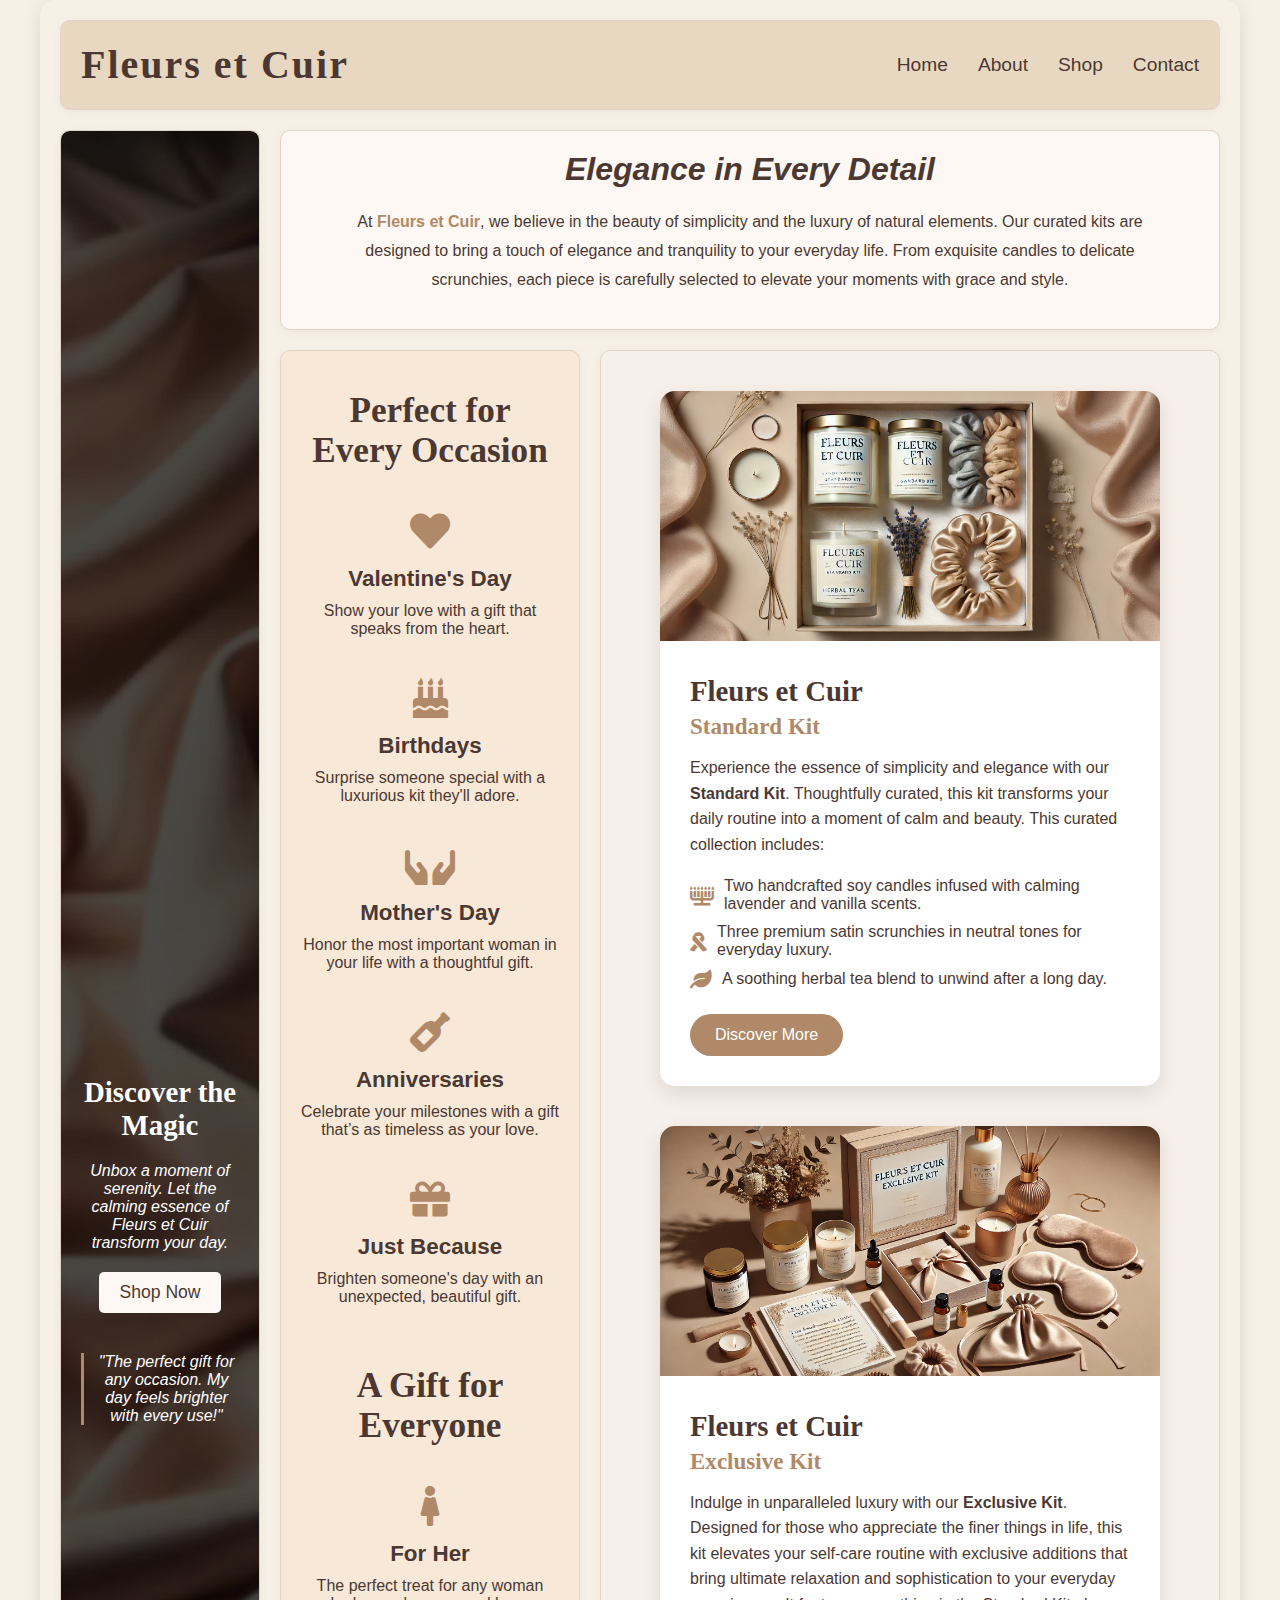
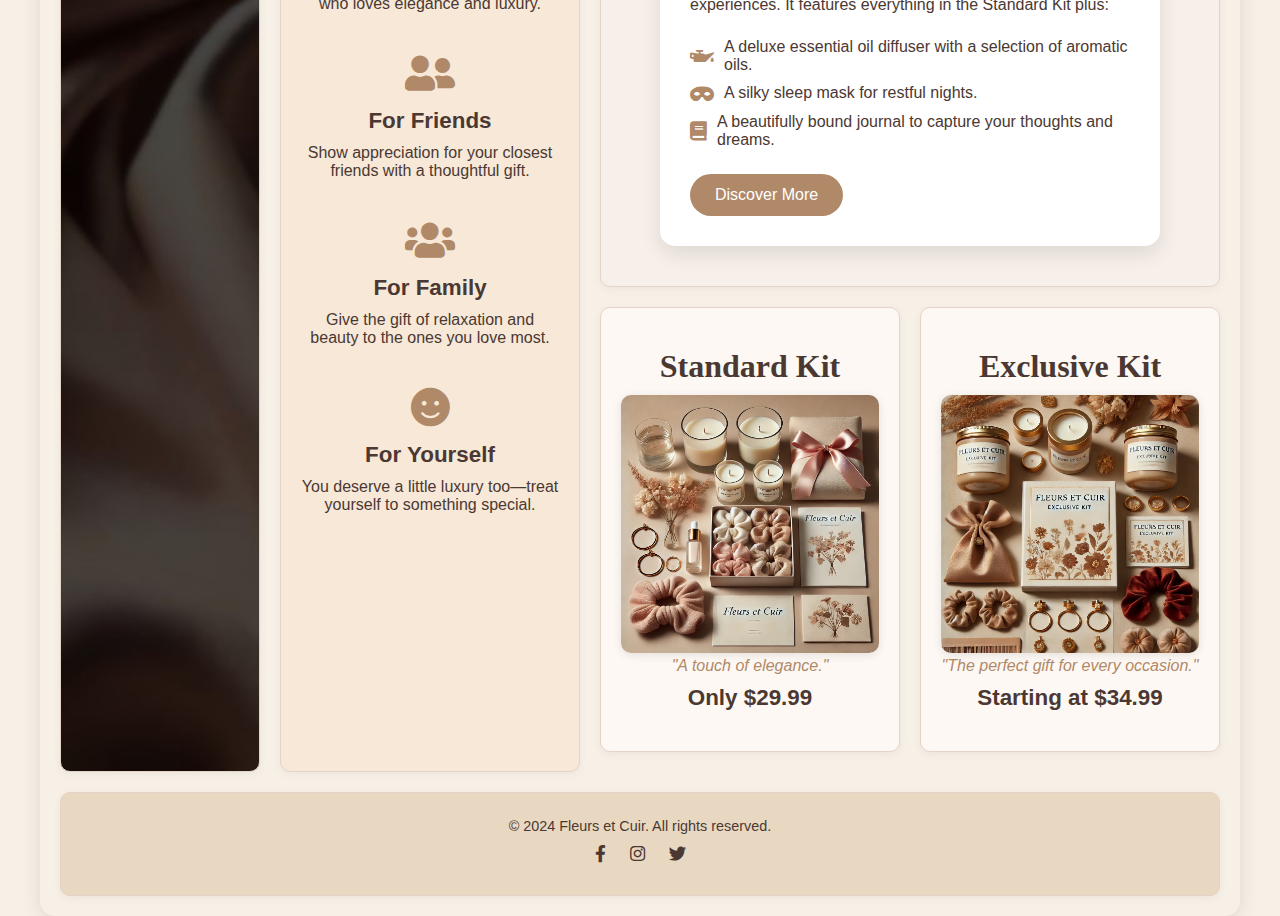
<file: index.html>
<!DOCTYPE html>
<html lang="en">
<head>
    <meta charset="UTF-8">
    <meta name="viewport" content="width=device-width, initial-scale=1.0">
    <title>Landing Page</title>
    <link rel="stylesheet" href="styles.css">
</head>
<body>
    <div class="grid-container">
        <header class="header">
            <div class="logo">
                <h1>Fleurs et Cuir</h1>
            </div>
            <nav class="navigation">
                <ul>
                    <li><a href="#">Home</a></li>
                    <li><a href="#">About</a></li>
                    <li><a href="#">Shop</a></li>
                    <li><a href="contact.html">Contact</a></li>
                </ul>
            </nav>
        </header>
        <aside class="aside">
            <div class="aside-content">
                <h2>Discover the Magic</h2>
                <p>Unbox a moment of serenity. Let the calming essence of Fleurs et Cuir transform your day.</p>
                <a href="#" class="cta-button">Shop Now</a>
                <blockquote>"The perfect gift for any occasion. My day feels brighter with every use!"</blockquote>
            </div>
        </aside>
        <section class="section1">
            <div class="intro-section">
                <h2>Elegance in Every Detail</h2>
                <p>
                    At <strong>Fleurs et Cuir</strong>, we believe in the beauty of simplicity and the luxury of natural elements. Our curated kits are designed to bring a touch of elegance and tranquility to your everyday life. From exquisite candles to delicate scrunchies, each piece is carefully selected to elevate your moments with grace and style.
                </p>
            </div>
        </section>
        <section class="section2">
            <div class="occasion-container">
                <h2>Perfect for Every Occasion</h2>
                <div class="occasion-list">
                    <div class="occasion-item">
                        <i class="fas fa-heart"></i>
                        <h3>Valentine's Day</h3>
                        <p>Show your love with a gift that speaks from the heart.</p>
                    </div>
                    <div class="occasion-item">
                        <i class="fas fa-birthday-cake"></i>
                        <h3>Birthdays</h3>
                        <p>Surprise someone special with a luxurious kit they'll adore.</p>
                    </div>
                    <div class="occasion-item">
                        <i class="fas fa-hands"></i>
                        <h3>Mother's Day</h3>
                        <p>Honor the most important woman in your life with a thoughtful gift.</p>
                    </div>
                    <div class="occasion-item">
                        <i class="fas fa-wine-bottle"></i>
                        <h3>Anniversaries</h3>
                        <p>Celebrate your milestones with a gift that’s as timeless as your love.</p>
                    </div>
                    <div class="occasion-item">
                        <i class="fas fa-gift"></i>
                        <h3>Just Because</h3>
                        <p>Brighten someone's day with an unexpected, beautiful gift.</p>
                    </div>
                </div>
                <div class="recipient-list">
                    <h2>A Gift for Everyone</h2>
                    <div class="recipient-item">
                        <i class="fas fa-female"></i>
                        <h3>For Her</h3>
                        <p>The perfect treat for any woman who loves elegance and luxury.</p>
                    </div>
                    <div class="recipient-item">
                        <i class="fas fa-user-friends"></i>
                        <h3>For Friends</h3>
                        <p>Show appreciation for your closest friends with a thoughtful gift.</p>
                    </div>
                    <div class="recipient-item">
                        <i class="fas fa-users"></i>
                        <h3>For Family</h3>
                        <p>Give the gift of relaxation and beauty to the ones you love most.</p>
                    </div>
                    <div class="recipient-item">
                        <i class="fas fa-smile"></i>
                        <h3>For Yourself</h3>
                        <p>You deserve a little luxury too—treat yourself to something special.</p>
                    </div>
                </div>
            </div>
        </section>
        <section class="section3">
            <div class="container">
                <div class="card">
                    <img src="img/kit1-desc.jpg" alt="Fleurs et Cuir Standard Kit" class="card-image">
                    <div class="card-content">
                        <h2>Fleurs et Cuir <span>Standard Kit</span></h2>
                        <p>
                            Experience the essence of simplicity and elegance with our <strong>Standard Kit</strong>. Thoughtfully curated, this kit transforms your daily routine into a moment of calm and beauty. This curated collection includes:
                        </p> 
                        <ul>
                            <li><i class="fas fa-menorah"></i> Two handcrafted soy candles infused with calming lavender and vanilla scents.</li>
                            <li><i class="fas fa-ribbon"></i> Three premium satin scrunchies in neutral tones for everyday luxury.</li>
                            <li><i class="fas fa-leaf"></i> A soothing herbal tea blend to unwind after a long day.</li>
                        </ul>
                        <a href="#" class="btn">Discover More</a>
                    </div>
                </div>
                <div class="card">
                    <img src="img/kit2-desc.jpg" alt="Fleurs et Cuir Exclusive Set" class="card-image">
                    <div class="card-content">
                        <h2>Fleurs et Cuir <span>Exclusive Kit</span></h2>
                        <p>
                            Indulge in unparalleled luxury with our <strong>Exclusive Kit</strong>. Designed for those who appreciate the finer things in life, this kit elevates your self-care routine with exclusive additions that bring ultimate relaxation and sophistication to your everyday experiences. It features everything in the Standard Kit plus:
                        </p>
                        <ul>
                            <li><i class="fas fa-oil-can"></i> A deluxe essential oil diffuser with a selection of aromatic oils.</li>
                            <li><i class="fas fa-mask"></i> A silky sleep mask for restful nights.</li>
                            <li><i class="fas fa-book"></i> A beautifully bound journal to capture your thoughts and dreams.</li>
                        </ul>
                        <a href="#" class="btn">Discover More</a>
                    </div>
                </div>
            </div>
        </section>   
        <section class="section4 product-section">
            <h2>Standard Kit</h2>
            <img src="img/kit1.jpg" alt="Fleurs et Cuir Kit">
            <p class="inspiration">"A touch of elegance."</p>
            <p class="price">Only $29.99</p>
        </section>
        
        <section class="section5 product-section">
            <h2>Exclusive Kit</h2>
            <img src="img/kit2.jpg" alt="Exclusive Set">
            <p class="inspiration">"The perfect gift for every occasion."</p>
            <p class="price">Starting at $34.99</p>
        </section>
        <footer class="footer">
            <div class="footer-content">
                <p>&copy; 2024 Fleurs et Cuir. All rights reserved.</p>
                <div class="social-media">
                    <a href="#"><i class="fab fa-facebook-f"></i></a>
                    <a href="#"><i class="fab fa-instagram"></i></a>
                    <a href="#"><i class="fab fa-twitter"></i></a>
                </div>
            </div>
        </footer>
    </div>
    <link rel="stylesheet" href="https://cdnjs.cloudflare.com/ajax/libs/font-awesome/5.15.1/css/all.min.css">
</body>
</html>
</file>
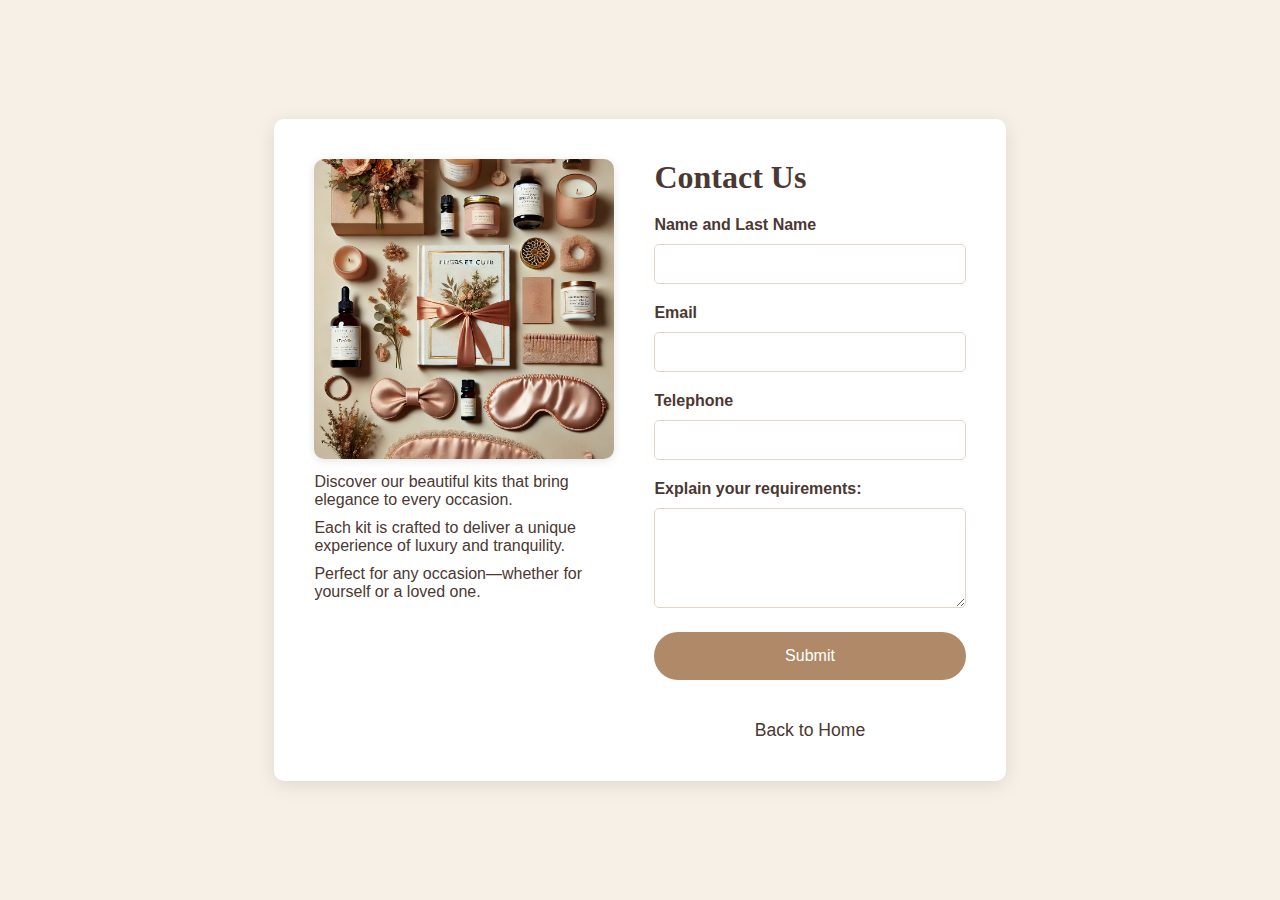
<file: contact.html>
<!DOCTYPE html>
<html lang="en">
<head>
    <meta charset="UTF-8">
    <meta name="viewport" content="width=device-width, initial-scale=1.0">
    <title>Contact Us - Fleurs et Cuir</title>
    <link rel="stylesheet" href="styles.css">
</head>
<body>
    <div class="contact-container">
        <div class="contact-image">
            <img src="img/contact.jpg" alt="Fleurs et Cuir Product">
            <p class="product-text">Discover our beautiful kits that bring elegance to every occasion.</p>
            <p class="product-text">Each kit is crafted to deliver a unique experience of luxury and tranquility.</p>
            <p class="product-text">Perfect for any occasion—whether for yourself or a loved one.</p>
        </div>
        <div class="contact-form">
            <h2>Contact Us</h2>
            <form action="#" method="post">
                <label for="name">Name and Last Name</label>
                <input type="text" id="name" name="name" required>

                <label for="email">Email</label>
                <input type="email" id="email" name="email" required>

                <label for="telephone">Telephone</label>
                <input type="tel" id="telephone" name="telephone" required>

                <label for="comments">Explain your requirements:</label>
                <textarea id="comments" name="comments" maxlength="255" required></textarea>

                <input type="submit" value="Submit">
            </form>
            <a href="index.html" class="home-link">Back to Home</a>
        </div>
    </div>
</body>
</html>
</file>
<file: styles.css>
* {
    margin: 0;
    padding: 0;
    box-sizing: border-box;
}

body {
    font-family: 'Roboto', sans-serif;
    background-color: #f7f0e6;
    min-height: 100vh;
    display: flex;
    justify-content: center;
    align-items: center;
    margin: 0;
}

.grid-container {
    display: grid;
    grid-template-areas:
        'header header header header'
        'aside section1 section1 section1'
        'aside section2 section3 section3'
        'aside section2 section4 section5'
        'footer footer footer footer';
    grid-template-columns: 2fr 3fr 3fr 3fr;
    grid-template-rows: auto minmax(200px, auto) minmax(200px, auto) minmax(200px, auto) auto;
    gap: 20px;
    padding: 20px;
    border-radius: 15px;
    box-shadow: 0px 4px 20px rgba(0, 0, 0, 0.1);
    width: 100%;
    max-width: 1200px;
    min-height: 100vh;
}

.grid-container > * {
    padding: 20px;
    background-color: #fff;
    border: 1px solid #e5d3c8;
    border-radius: 10px;
    box-shadow: 0px 2px 10px rgba(0, 0, 0, 0.05);
}

/* Header */
.header {
    grid-area: header;
    background-color: #e9d8c1; /* Lighter background color */
    border-bottom: 2px solid #e5d3c8;
    display: flex;
    justify-content: space-between;
    align-items: center;
    border-radius: 10px;
}

.logo h1 {
    font-family: 'Playfair Display', serif;
    font-size: 2.5em;
    color: #4b3832;
    letter-spacing: 2px;
}

.navigation ul {
    list-style: none;
    display: flex;
    gap: 30px;
}

.navigation ul li a {
    text-decoration: none;
    color: #4b3832;
    font-size: 1.2em;
    transition: color 0.3s ease;
}

.navigation ul li a:hover {
    color: #b08968;
}

/* Aside */
.aside {
    grid-area: aside;
    background-image: url('img/back1234.jpg');
    background-size: cover;
    background-position: center;
    color: #ffffff;
    display: flex;
    flex-direction: column;
    justify-content: center;
    text-align: center;
}

.aside-content h2 {
    font-family: 'Playfair Display', serif;
    font-size: 1.8em;
    margin-bottom: 20px;
}

.aside-content p {
    font-size: 1em;
    margin-bottom: 20px;
    font-style: italic;
}

.aside-content .cta-button {
    display: inline-block;
    background-color: #fdf8f3;
    color: #4b3832;
    padding: 10px 20px;
    border-radius: 5px;
    text-decoration: none;
    font-size: 1.1em;
    margin-bottom: 20px;
    transition: background-color 0.3s ease;
}

.aside-content .cta-button:hover {
    background-color: #4b3832;
    color: #fdf8f3;
}

.aside-content blockquote {
    font-size: 1em;
    font-style: italic;
    margin-top: 20px;
    border-left: 3px solid #b08968;
    padding-left: 10px;
}

/* Sections */
.section1 {
    grid-area: section1;
    background-color: #fdf8f3;
    color: #4b3832;
    text-align: center;
}

.section1 h2 {
    font-style: italic;
    font-size: 2em;
    margin-bottom: 20px;
}

.section1 p {
    font-size: 1em;
    line-height: 1.8;
    max-width: 800px;
    margin: 0 auto;
    color: #4b3832;
}

.section1 strong {
    color: #b08968;
    font-weight: bold;
}

.section2, .section3, .section4, .section5 {
    padding: 40px 20px;
}

.section2 {
    grid-area: section2;
    background-color: #f7e8d8;
    color: #4b3832;
}

.section3 {
    grid-area: section3;
    background-color: #f7f0ea;
    color: #4b3832;
}

.section4 {
    grid-area: section4;
    background-color: #fdf8f3;
    color: #4b3832;
}

.section5 {
    grid-area: section5;
    background-color: #fdf8f3;
    color: #4b3832;
}

/* Shared styles for product sections */
.product-section {
    text-align: center;
    margin-bottom: 20px;
}

.product-section img {
    max-width: 100%;
    height: auto;
    border-radius: 10px;
    box-shadow: 0px 2px 10px rgba(0, 0, 0, 0.1);
}

.product-section h2 {
    font-family: 'Playfair Display', serif;
    font-size: 2em;
    color: #4b3832;
    margin-bottom: 10px;
}

.product-section .inspiration {
    font-size: 1em;
    color: #b08968;
    margin-bottom: 10px;
    font-style: italic;
}

.product-section .price {
    font-size: 1.4em;
    color: #4b3832;
    font-weight: bold;
}

/* Occasion and Recipient lists */
.occasion-container {
    max-width: 800px;
    text-align: center;
}

.occasion-container h2 {
    font-family: 'Playfair Display', serif;
    font-size: 2.2em;
    color: #4b3832;
    margin-bottom: 40px;
}

.occasion-list, .recipient-list {
    margin-bottom: 60px;
}

.occasion-item, .recipient-item {
    display: flex;
    flex-direction: column;
    align-items: center;
    margin-bottom: 40px;
}

.occasion-item i, .recipient-item i {
    font-size: 2.5em;
    color: #b08968;
    margin-bottom: 15px;
}

.occasion-item h3, .recipient-item h3 {
    font-family: 'Roboto', sans-serif;
    font-size: 1.4em;
    color: #4b3832;
    margin-bottom: 10px;
}

.occasion-item p, .recipient-item p {
    font-family: 'Roboto', sans-serif;
    font-size: 1em;
    color: #4b3832;
    max-width: 300px;
}

/* Card Layout */
.section3 .container {
    display: flex;
    flex-wrap: wrap;
    justify-content: center;
    gap: 40px;
    max-width: 1200px;
    margin: 0 auto;
}

.section3 .card {
    background-color: #ffffff;
    border-radius: 15px;
    box-shadow: 0 8px 20px rgba(0, 0, 0, 0.1);
    overflow: hidden;
    max-width: 500px;
    transition: transform 0.3s;
}

.section3 .card:hover {
    transform: translateY(-10px);
}

.section3 .card-image {
    width: 100%;
    height: 250px;
    object-fit: cover;
}

.section3 .card-content {
    padding: 30px;
    text-align: left;
}

.section3 .card-content h2 {
    font-family: 'Playfair Display', serif;
    font-size: 1.8em;
    color: #4b3832;
    margin-bottom: 15px;
}

.section3 .card-content h2 span {
    display: block;
    font-size: 0.8em;
    color: #b08968;
    margin-top: 5px;
}

.section3 .card-content p {
    font-family: 'Roboto', sans-serif;
    font-size: 1em;
    color: #4b3832;
    margin-bottom: 20px;
    line-height: 1.6;
}

.section3 .card-content ul {
    list-style: none;
    padding: 0;
    margin-bottom: 25px;
}

.section3 .card-content ul li {
    font-size: 1em;
    color: #4b3832;
    margin-bottom: 10px;
    display: flex;
    align-items: center;
}

.section3 .card-content ul li i {
    color: #b08968;
    font-size: 1.2em;
    margin-right: 10px;
}

.section3 .btn {
    display: inline-block;
    padding: 12px 25px;
    background-color: #b08968;
    color: #ffffff;
    text-decoration: none;
    border-radius: 30px;
    font-size: 1em;
    transition: background-color 0.3s;
}

.section3 .btn:hover {
    background-color: #4b3832;
}

/* Contact Page Styling */
.contact-container {
    max-width: 1000px;
    background-color: #fff;
    padding: 40px;
    border-radius: 10px;
    box-shadow: 0px 4px 20px rgba(0, 0, 0, 0.1);
    display: flex;
    justify-content: space-between;
    align-items: flex-start;
    margin: 20px auto;
}

.contact-image {
    flex: 1;
    margin-right: 20px;
    max-width: 300px;
}

.contact-image img {
    width: 100%;
    height: 300px;
    object-fit: cover;
    border-radius: 10px;
    box-shadow: 0px 2px 10px rgba(0, 0, 0, 0.1);
}

.product-text {
    font-size: 1em;
    color: #4b3832;
    margin-top: 10px;
}

.contact-form {
    flex: 1;
    margin-left: 20px;
}

.contact-form h2 {
    font-family: 'Playfair Display', serif;
    color: #4b3832;
    font-size: 2em;
    margin-bottom: 20px;
}

.contact-form label {
    display: block;
    font-weight: bold;
    margin-bottom: 10px;
    color: #4b3832;
}

.contact-form input, 
.contact-form textarea {
    width: 100%;
    padding: 10px;
    margin-bottom: 20px;
    border: 1px solid #e5d3c8;
    border-radius: 5px;
    font-size: 1em;
}

.contact-form textarea {
    resize: vertical;
    height: 100px;
}

.contact-form input[type="submit"] {
    background-color: #b08968;
    color: #fff;
    border: none;
    padding: 15px 30px;
    border-radius: 30px;
    cursor: pointer;
    font-size: 1em;
    transition: background-color 0.3s ease;
}

.contact-form input[type="submit"]:hover {
    background-color: #4b3832;
}

.home-link {
    display: block;
    margin-top: 20px;
    text-align: center;
    color: #4b3832;
    text-decoration: none;
    font-size: 1.1em;
}

.home-link:hover {
    color: #b08968;
}

/* Footer Styling */
.footer {
    grid-area: footer;
    padding: 20px 0;
    text-align: center;
    font-family: 'Roboto', sans-serif;
    font-size: 0.9em;
    color: #4b3832;
    background-color: #e9d8c1; /* Lighter background color to match header */
    border-top: 1px solid #e5d3c8;
}

.footer-content p {
    margin: 5px 0;
}

.footer-content a {
    color: #4b3832;
    text-decoration: none;
    transition: color 0.3s ease;
}

.footer-content a:hover {
    color: #b08968;
}

.social-media {
    margin: 10px 0;
}

.social-media a {
    margin: 0 10px;
    font-size: 1.2em;
}

.social-media a i {
    transition: color 0.3s ease;
}
</file>
